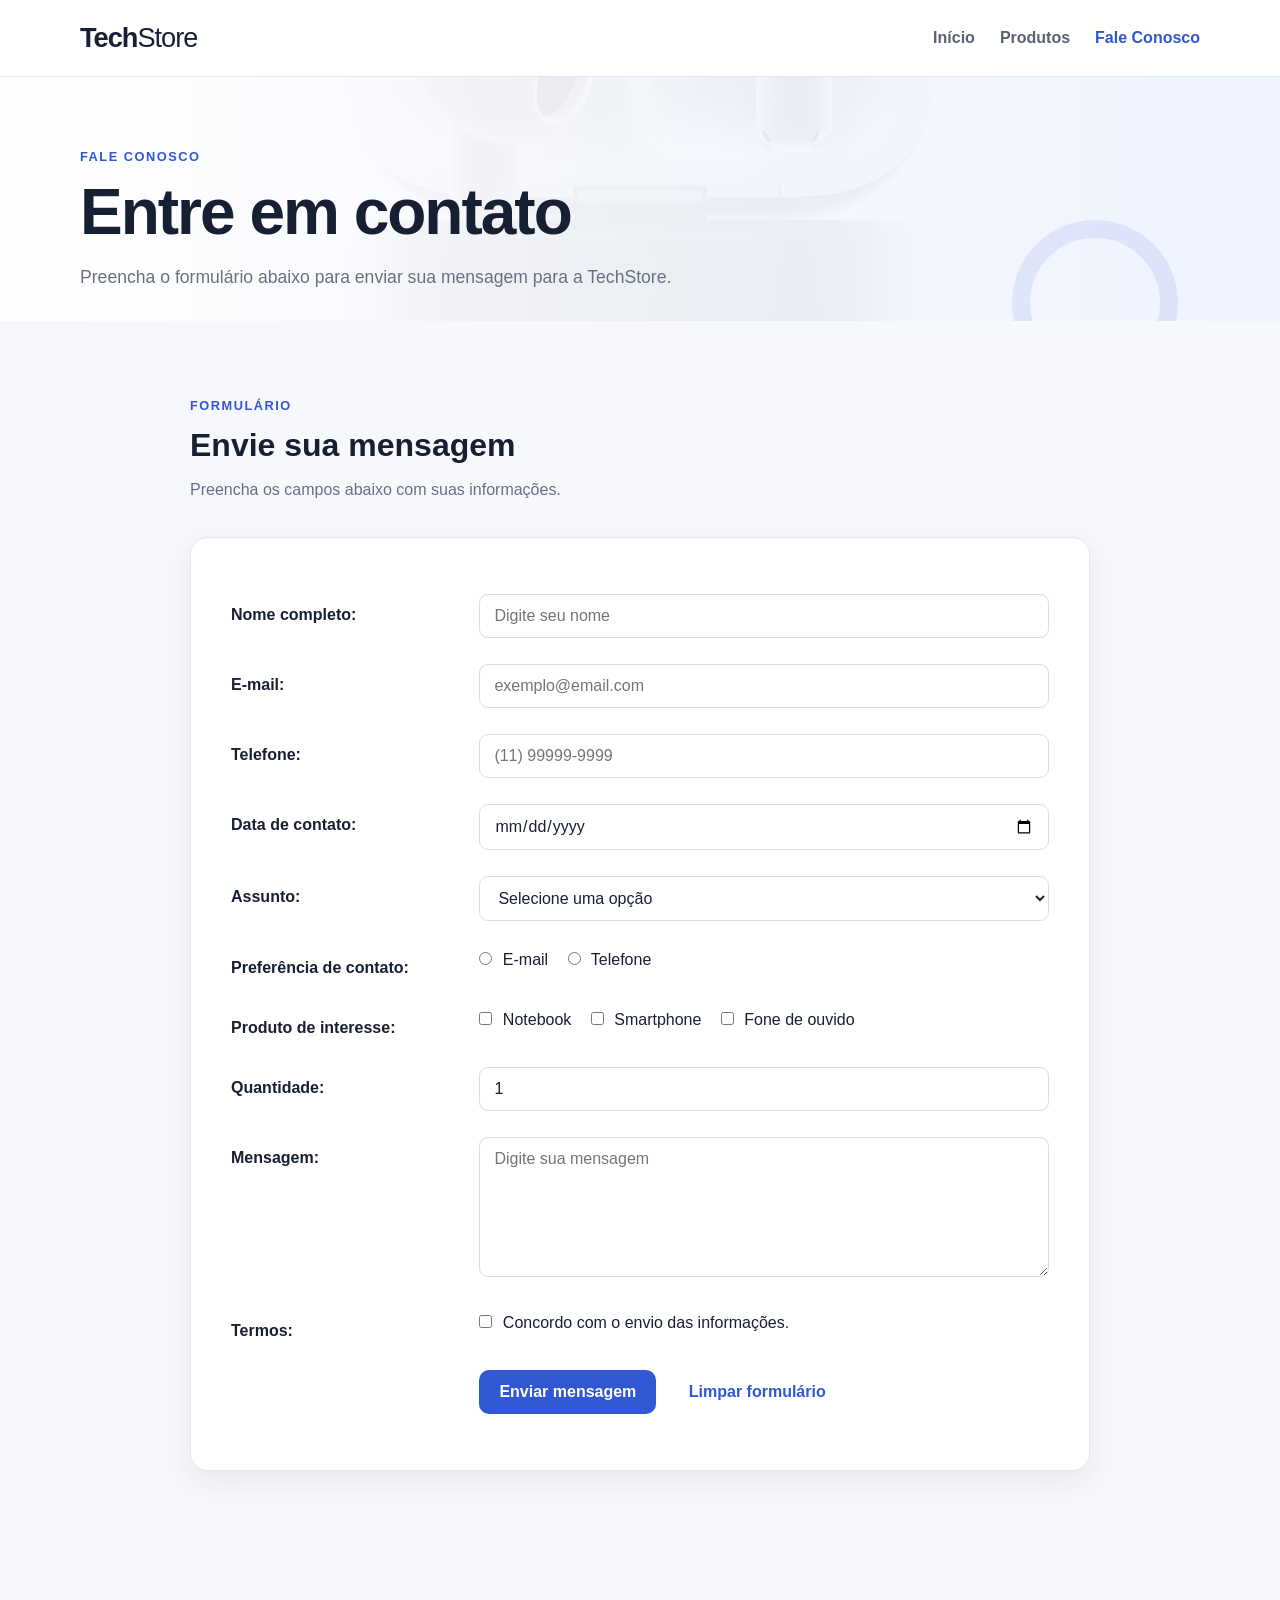
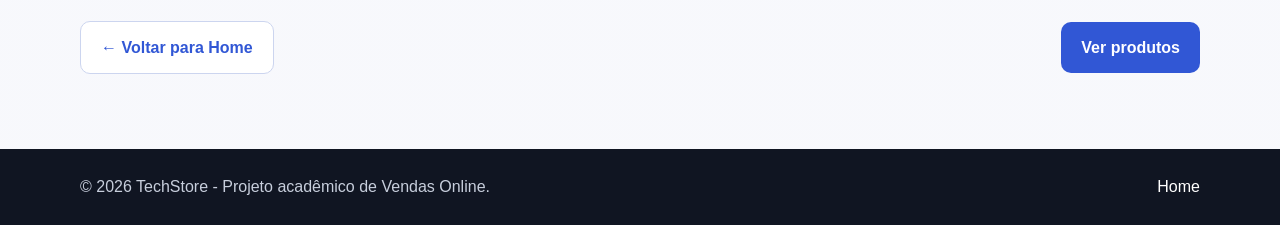
<file: contato.html>
<!DOCTYPE html>
<html lang="pt-BR">

<head>

    <meta charset="UTF-8">

    <meta
        name="viewport"
        content="width=device-width, initial-scale=1.0"
    >

    <meta
        name="description"
        content="Entre em contato com a TechStore."
    >

    <title>TechStore | Fale Conosco</title>

    <link
        rel="stylesheet"
        href="css/style.css"
    >

</head>


<body>


    <!-- CABEÇALHO -->

    <header class="header">

        <div class="container header-content">


            <!-- LOGO -->

            <a
                href="index.html"
                class="logo"
            >
                Tech<span>Store</span>
            </a>


            <!-- NAVEGAÇÃO -->

            <nav aria-label="Navegação principal">

                <ul class="menu">

                    <li>
                        <a href="index.html">
                            Início
                        </a>
                    </li>

                    <li>
                        <a href="produtos.html">
                            Produtos
                        </a>
                    </li>

                    <li>
                        <a
                            href="contato.html"
                            class="active"
                        >
                            Fale Conosco
                        </a>
                    </li>

                </ul>

            </nav>

        </div>

    </header>


    <!-- CONTEÚDO PRINCIPAL -->

    <main>


        <!-- TÍTULO -->

        <section class="page-title">

            <div class="container">

                <p class="tag">
                    FALE CONOSCO
                </p>

                <h1>
                    Entre em contato
                </h1>

                <p>
                    Preencha o formulário abaixo para
                    enviar sua mensagem para a TechStore.
                </p>

            </div>

        </section>


        <!-- FORMULÁRIO -->

        <section class="section contact-form-section">

            <div class="container form-container">


                <div class="section-title">

                    <p class="tag">
                        FORMULÁRIO
                    </p>

                    <h2>
                        Envie sua mensagem
                    </h2>

                    <p>
                        Preencha os campos abaixo com
                        suas informações.
                    </p>

                </div>


                <!-- FORMULÁRIO HTML5 -->

                <form
                    action="#"
                    method="post"
                    class="contact-form"
                >


                    <!-- TABELA PARA ORGANIZAÇÃO DOS CAMPOS -->

                    <table>

                        <tbody>


                            <!-- NOME -->

                            <tr>

                                <td>
                                    <label for="nome">
                                        Nome completo:
                                    </label>
                                </td>

                                <td>

                                    <input
                                        type="text"
                                        id="nome"
                                        name="nome"
                                        placeholder="Digite seu nome"
                                        required
                                        minlength="3"
                                        maxlength="80"
                                    >

                                </td>

                            </tr>


                            <!-- E-MAIL -->

                            <tr>

                                <td>
                                    <label for="email">
                                        E-mail:
                                    </label>
                                </td>

                                <td>

                                    <input
                                        type="email"
                                        id="email"
                                        name="email"
                                        placeholder="exemplo@email.com"
                                        required
                                    >

                                </td>

                            </tr>


                            <!-- TELEFONE -->

                            <tr>

                                <td>
                                    <label for="telefone">
                                        Telefone:
                                    </label>
                                </td>

                                <td>

                                    <input
                                        type="tel"
                                        id="telefone"
                                        name="telefone"
                                        placeholder="(11) 99999-9999"
                                        pattern="[0-9()\-\s]{10,20}"
                                        required
                                    >

                                </td>

                            </tr>


                            <!-- DATA -->

                            <tr>

                                <td>
                                    <label for="data">
                                        Data de contato:
                                    </label>
                                </td>

                                <td>

                                    <input
                                        type="date"
                                        id="data"
                                        name="data"
                                        required
                                    >

                                </td>

                            </tr>


                            <!-- ASSUNTO -->

                            <tr>

                                <td>
                                    <label for="assunto">
                                        Assunto:
                                    </label>
                                </td>

                                <td>

                                    <select
                                        id="assunto"
                                        name="assunto"
                                        required
                                    >

                                        <option value="">
                                            Selecione uma opção
                                        </option>

                                        <option value="produto">
                                            Dúvida sobre produto
                                        </option>

                                        <option value="pedido">
                                            Dúvida sobre pedido
                                        </option>

                                        <option value="entrega">
                                            Entrega
                                        </option>

                                        <option value="troca">
                                            Troca ou devolução
                                        </option>

                                        <option value="outro">
                                            Outro assunto
                                        </option>

                                    </select>

                                </td>

                            </tr>


                            <!-- PREFERÊNCIA DE CONTATO -->

                            <tr>

                                <td>
                                    Preferência de contato:
                                </td>

                                <td>

                                    <label>
                                        <input
                                            type="radio"
                                            name="preferencia"
                                            value="email"
                                            required
                                        >

                                        E-mail
                                    </label>


                                    <label>
                                        <input
                                            type="radio"
                                            name="preferencia"
                                            value="telefone"
                                        >

                                        Telefone
                                    </label>

                                </td>

                            </tr>


                            <!-- PRODUTO DE INTERESSE -->

                            <tr>

                                <td>
                                    Produto de interesse:
                                </td>

                                <td>

                                    <label>
                                        <input
                                            type="checkbox"
                                            name="produto"
                                            value="notebook"
                                        >

                                        Notebook
                                    </label>


                                    <label>
                                        <input
                                            type="checkbox"
                                            name="produto"
                                            value="smartphone"
                                        >

                                        Smartphone
                                    </label>


                                    <label>
                                        <input
                                            type="checkbox"
                                            name="produto"
                                            value="fone"
                                        >

                                        Fone de ouvido
                                    </label>

                                </td>

                            </tr>


                            <!-- QUANTIDADE -->

                            <tr>

                                <td>
                                    <label for="quantidade">
                                        Quantidade:
                                    </label>
                                </td>

                                <td>

                                    <input
                                        type="number"
                                        id="quantidade"
                                        name="quantidade"
                                        min="1"
                                        max="10"
                                        value="1"
                                    >

                                </td>

                            </tr>


                            <!-- MENSAGEM -->

                            <tr>

                                <td>
                                    <label for="mensagem">
                                        Mensagem:
                                    </label>
                                </td>

                                <td>

                                    <textarea
                                        id="mensagem"
                                        name="mensagem"
                                        rows="6"
                                        cols="40"
                                        placeholder="Digite sua mensagem"
                                        minlength="10"
                                        maxlength="500"
                                        required
                                    ></textarea>

                                </td>

                            </tr>


                            <!-- ACEITE -->

                            <tr>

                                <td>
                                    Termos:
                                </td>

                                <td>

                                    <label>

                                        <input
                                            type="checkbox"
                                            name="termos"
                                            value="aceito"
                                            required
                                        >

                                        Concordo com o envio
                                        das informações.

                                    </label>

                                </td>

                            </tr>


                            <!-- BOTÕES -->

                            <tr>

                                <td></td>

                                <td>

                                    <button
                                        type="submit"
                                        class="button button-primary"
                                    >
                                        Enviar mensagem
                                    </button>


                                    <button
                                        type="reset"
                                        class="button button-secondary"
                                    >
                                        Limpar formulário
                                    </button>

                                </td>

                            </tr>


                        </tbody>

                    </table>

                </form>

            </div>

        </section>


        <!-- NAVEGAÇÃO -->

        <section class="section">

            <div class="container navigation">

                <a
                    href="index.html"
                    class="button button-secondary"
                >
                    ← Voltar para Home
                </a>

                <a
                    href="produtos.html"
                    class="button button-primary"
                >
                    Ver produtos
                </a>

            </div>

        </section>

    </main>


    <!-- RODAPÉ -->

    <footer class="footer">

        <div class="container footer-content">

            <p>
                &copy; 2026 TechStore -
                Projeto acadêmico de Vendas Online.
            </p>

            <a href="index.html">
                Home
            </a>

        </div>

    </footer>


</body>

</html>
</file>
<file: css/style.css>
/* =========================================
   TECHSTORE
   VENDAS ONLINE
   CSS PRINCIPAL
   ========================================= */


/* ---------- RESET ---------- */

* {
    margin: 0;
    padding: 0;
    box-sizing: border-box;
}


/* ---------- CONFIGURAÇÕES GERAIS ---------- */

html {
    scroll-behavior: smooth;
}

body {
    font-family: Arial, Helvetica, sans-serif;
    color: #172033;
    background:
        linear-gradient(
            rgba(247, 248, 252, 0.94),
            rgba(247, 248, 252, 0.94)
        ),
        url("../imagens/smartphone.jpg") center / cover fixed;
    line-height: 1.6;
}

img {
    max-width: 100%;
    display: block;
}

a {
    color: inherit;
}


/* ---------- CONTAINER ---------- */

.container {
    width: min(1120px, 92%);
    margin: 0 auto;
}


/* =========================================
   CABEÇALHO
   ========================================= */

.header {
    background-color: #ffffff;
    border-bottom: 1px solid #e5e7eb;

    position: sticky;
    top: 0;

    z-index: 100;
}

.header-content {
    min-height: 76px;

    display: flex;
    align-items: center;
    justify-content: space-between;

    gap: 30px;
}


/* ---------- LOGO ---------- */

.logo {
    text-decoration: none;

    font-size: 1.7rem;
    font-weight: 800;

    letter-spacing: -1px;
}

.logo span {
    font-weight: 400;
}


/* ---------- MENU ---------- */

.menu {
    list-style: none;

    display: flex;

    gap: 25px;
}

.menu a {
    text-decoration: none;

    color: #596273;

    font-weight: 600;

    transition: 0.2s;
}

.menu a:hover,
.menu a.active {
    color: #3157d5;
}


/* =========================================
   BANNER PRINCIPAL
   ========================================= */

.hero {
    padding: 80px 0;

    position: relative;

    overflow: hidden;

    background:
        linear-gradient(
            135deg,
            rgba(238, 243, 255, 0.96),
            rgba(255, 255, 255, 0.92)
        ),
        url("../imagens/notebook.jpg") center / cover;
}

.hero::before {
    content: "";

    position: absolute;

    width: 180px;
    height: 180px;

    right: 4%;
    bottom: -90px;

    border-radius: 50%;

    background-color: rgba(49, 87, 213, 0.12);
}

.hero-content {
    position: relative;
    z-index: 1;
}

.hero-content {
    display: grid;

    grid-template-columns:
        1.1fr
        0.9fr;

    align-items: center;

    gap: 60px;
}

.hero-text h1 {
    font-size: clamp(
        2.5rem,
        5vw,
        4.5rem
    );

    line-height: 1.05;

    letter-spacing: -2px;

    margin-bottom: 25px;
}

.hero-text > p:not(.tag) {
    color: #596273;

    font-size: 1.15rem;

    max-width: 600px;
}


/* ---------- IMAGEM PRINCIPAL ---------- */

.hero-image {
    background-color: #ffffff;

    position: relative;

    padding: 25px;

    border-radius: 24px;

    box-shadow:
        0 20px 50px
        rgba(23, 32, 51, 0.10);
}

.hero-image::after {
    content: "EM DESTAQUE";

    position: absolute;

    top: 12px;
    right: 12px;

    padding: 5px 9px;

    border-radius: 6px;

    background-color: #3157d5;

    color: #ffffff;

    font-size: 0.7rem;
    font-weight: 800;
    letter-spacing: 0.8px;
}

.hero-image img {
    width: 100%;

    border-radius: 15px;
}


/* =========================================
   TAGS
   ========================================= */

.tag {
    color: #3157d5;

    font-size: 0.8rem;

    font-weight: 800;

    letter-spacing: 1.5px;

    margin-bottom: 10px;
}


/* =========================================
   BOTÕES
   ========================================= */

.buttons {
    display: flex;

    flex-wrap: wrap;

    gap: 12px;

    margin-top: 30px;
}

.button,
.button-small {
    display: inline-block;

    text-decoration: none;

    font-weight: 700;

    border-radius: 10px;

    transition: 0.2s;
}

.button {
    padding: 13px 20px;
}

.button:hover,
.button-small:hover {
    transform: translateY(-2px);

    opacity: 0.9;
}

.button-primary {
    background-color: #3157d5;

    color: #ffffff;
}

.button-secondary {
    background-color: #ffffff;

    color: #3157d5;

    border: 1px solid #ccd5ef;
}


/* =========================================
   SEÇÕES
   ========================================= */

.section {
    padding: 75px 0;
}

.section-title {
    margin-bottom: 35px;
}

.section-title h2,
.two-columns h2,
.contact-section h2 {
    font-size: 2rem;

    line-height: 1.2;

    margin-bottom: 12px;
}

.section-title p:not(.tag) {
    color: #667085;
}


/* =========================================
   PRODUTOS
   ========================================= */

.products-grid {
    display: grid;

    grid-template-columns:
        repeat(3, 1fr);

    gap: 25px;
}

.product-card {
    background-color: #ffffff;

    position: relative;

    border:
        1px solid
        #e6e8ee;

    border-radius: 18px;

    overflow: hidden;

    box-shadow:
        0 8px 24px
        rgba(23, 32, 51, 0.05);

    transition: 0.2s;
}

.product-card:hover {
    transform: translateY(-5px);

    box-shadow:
        0 15px 30px
        rgba(23, 32, 51, 0.10);
}

.product-card > img {
    width: 100%;

    height: 240px;

    object-fit: cover;

    background-color: #eef1f7;
}

.product-content {
    padding: 22px;
}

.product-content h2,
.product-content h3 {
    margin-bottom: 8px;
}

.product-content p {
    color: #667085;

    margin-bottom: 15px;
}

.product-content strong {
    display: block;

    font-size: 1.25rem;

    margin-bottom: 18px;
}

.product-content a:not(.button-small) {
    color: #3157d5;

    text-decoration: none;

    font-weight: 700;
}

.category {
    color: #3157d5 !important;

    font-size: 0.75rem;

    font-weight: 800;

    letter-spacing: 1px;
}

.button-small {
    background-color: #3157d5;

    color: #ffffff;

    padding: 10px 14px;
}


/* =========================================
   BENEFÍCIOS
   ========================================= */

.benefits {
    background-color: #ffffff;
}

.two-columns {
    display: grid;

    grid-template-columns:
        1fr 1fr;

    gap: 60px;
}

.list {
    padding-left: 22px;

    color: #596273;
}

.list li {
    margin-bottom: 10px;
}


/* =========================================
   VÍDEO
   ========================================= */

.video-section {
    background-color: #f0f3fa;
}

.video-container {
    max-width: 850px;

    margin: 0 auto;

    background-color: #ffffff;

    padding: 15px;

    border-radius: 18px;
}

.video-container video {
    width: 100%;

    display: block;

    border-radius: 12px;

    background-color: #111827;
}


/* =========================================
   TÍTULO DA PÁGINA DE PRODUTOS
   ========================================= */

.page-title {
    padding: 70px 0 30px;

    position: relative;

    overflow: hidden;

    background:
        linear-gradient(
            90deg,
            rgba(255, 255, 255, 0.97),
            rgba(238, 243, 255, 0.90)
        ),
        url("../imagens/fone.jpg") center / cover;
}

.page-title::after {
    content: "";

    position: absolute;

    width: 130px;
    height: 130px;

    right: 8%;
    bottom: -65px;

    border: 18px solid rgba(49, 87, 213, 0.10);

    border-radius: 50%;
}

.page-title .container {
    position: relative;
    z-index: 1;
}

.page-title h1 {
    font-size: clamp(
        2.5rem,
        5vw,
        4rem
    );

    line-height: 1.1;

    letter-spacing: -2px;

    margin-bottom: 15px;
}

.page-title p:last-child {
    color: #667085;

    font-size: 1.1rem;

    max-width: 700px;
}


/* =========================================
   CONTATO
   ========================================= */

.contact-section {
    background-color: #172033;

    color: #ffffff;
}

.contact-section .tag {
    color: #aebeff;
}

.contact-section p {
    color: #c7cedc;
}

.contact-content {
    display: flex;

    align-items: center;

    justify-content: space-between;

    gap: 30px;
}


/* =========================================
   NAVEGAÇÃO
   ========================================= */

.navigation {
    display: flex;

    align-items: center;

    justify-content: space-between;

    gap: 15px;
}


/* =========================================
   RODAPÉ
   ========================================= */

.footer {
    background-color: #101522;

    color: #c7cedc;

    padding: 25px 0;
}

.footer-content {
    display: flex;

    align-items: center;

    justify-content: space-between;

    gap: 20px;
}

.footer a {
    color: #ffffff;

    text-decoration: none;
}


/* =========================================
   RESPONSIVIDADE
   ========================================= */

@media (max-width: 800px) {

    .header-content {
        flex-direction: column;

        align-items: flex-start;

        padding: 18px 0;
    }

    .menu {
        flex-wrap: wrap;

        gap: 15px;
    }

    .hero-content,
    .two-columns {
        grid-template-columns: 1fr;
    }

    .products-grid {
        grid-template-columns: 1fr;
    }

    .hero {
        padding: 55px 0;
    }

    .section {
        padding: 55px 0;
    }

    .contact-content,
    .footer-content,
    .navigation {
        flex-direction: column;

        align-items: flex-start;
    }
}
/* =========================================
   FORMULÁRIO DE CONTATO
   ========================================= */

.contact-form-section {
    background-color: #f7f8fc;
}

.form-container {
    max-width: 900px;
}

.contact-form {
    background-color: #ffffff;

    position: relative;

    padding: 35px;

    border-radius: 18px;

    box-shadow:
        0 10px 30px
        rgba(23, 32, 51, 0.08);

    border: 1px solid #e6e8ee;
}


/* ---------- TABELA ---------- */

.contact-form table {
    width: 100%;

    border-collapse: separate;

    border-spacing: 0 16px;
}

.contact-form td {
    vertical-align: top;

    padding: 5px;
}


/* ---------- LABELS ---------- */

.contact-form td:first-child {
    width: 30%;

    font-weight: 700;

    color: #172033;

    padding-top: 13px;
}


/* ---------- CAMPOS ---------- */

.contact-form input[type="text"],
.contact-form input[type="email"],
.contact-form input[type="tel"],
.contact-form input[type="date"],
.contact-form input[type="number"],
.contact-form select,
.contact-form textarea {
    width: 100%;

    padding: 12px 14px;

    border:
        1px solid
        #d7dce5;

    border-radius: 9px;

    font-family: inherit;

    font-size: 1rem;

    background-color: #ffffff;

    color: #172033;

    outline: none;

    transition: 0.2s;
}


/* ---------- FOCO ---------- */

.contact-form input:focus,
.contact-form select:focus,
.contact-form textarea:focus {
    border-color: #3157d5;

    box-shadow:
        0 0 0 3px
        rgba(49, 87, 213, 0.10);
}


/* ---------- TEXTAREA ---------- */

.contact-form textarea {
    resize: vertical;

    min-height: 140px;
}


/* ---------- RADIO E CHECKBOX ---------- */

.contact-form input[type="radio"],
.contact-form input[type="checkbox"] {
    width: auto;

    margin-right: 6px;
}

.contact-form td label:not(:first-child) {
    margin-left: 15px;
}


/* ---------- BOTÕES ---------- */

.contact-form button {
    border: none;

    cursor: pointer;

    font-family: inherit;

    font-size: 1rem;

    margin-right: 8px;
}


/* ---------- RESPONSIVIDADE ---------- */

@media (max-width: 700px) {

    .contact-form {
        padding: 20px;
    }

    .contact-form table,
    .contact-form tbody,
    .contact-form tr,
    .contact-form td {
        display: block;

        width: 100%;
    }

    .contact-form td:first-child {
        padding-top: 0;

        padding-bottom: 5px;
    }

    .contact-form td {
        padding: 5px 0;
    }

    .contact-form td label:not(:first-child) {
        margin-left: 0;

        display: inline-block;

        margin-right: 12px;

        margin-top: 8px;
    }

}
/* =========================================
   RESPONSIVIDADE - CELULAR (480px)
   ========================================= */

@media (max-width: 480px) {

    /* ---------- GERAL ---------- */

    body {
        line-height: 1.5;
        background-attachment: scroll;
    }

    .container {
        width: 90%;
    }

    /* ---------- CABEÇALHO ---------- */

    .header {
        position: static;
    }

    .header-content {
        min-height: auto;
        align-items: center;
        text-align: center;
        gap: 10px;
        padding: 14px 0;
    }

    .logo {
        font-size: 1.4rem;
    }

    .menu {
        justify-content: center;
        gap: 10px 18px;
    }

    .menu a {
        font-size: 0.95rem;
    }

    /* ---------- BANNER PRINCIPAL ---------- */

    .hero {
        padding: 40px 0;
    }

    .hero-content {
        gap: 30px;
    }

    .hero-text {
        text-align: center;
    }

    .hero-text h1 {
        font-size: 2.1rem;
        letter-spacing: -1px;
        margin-bottom: 15px;
    }

    .hero-text > p:not(.tag) {
        font-size: 1rem;
        margin: 0 auto;
    }

    .hero-image {
        padding: 15px;
        border-radius: 16px;
    }

    /* ---------- BOTÕES ---------- */

    .buttons {
        flex-direction: column;
        margin-top: 22px;
    }

    .button,
    .button-small {
        width: 100%;
        text-align: center;
    }

    /* ---------- SEÇÕES ---------- */

    .section {
        padding: 40px 0;
    }

    .section-title {
        margin-bottom: 25px;
    }

    .section-title h2,
    .two-columns h2,
    .contact-section h2 {
        font-size: 1.5rem;
    }

    /* ---------- PRODUTOS ---------- */

    .products-grid {
        grid-template-columns: 1fr;
        gap: 18px;
    }

    .product-card > img {
        height: 200px;
    }

    .product-content {
        padding: 18px;
    }

    /* ---------- BENEFÍCIOS ---------- */

    .two-columns {
        gap: 25px;
    }

    /* ---------- VÍDEO ---------- */

    .video-container {
        padding: 8px;
        border-radius: 12px;
    }

    /* ---------- CONTATO ---------- */

    .contact-content {
        align-items: stretch;
        text-align: center;
        gap: 20px;
    }

    .contact-content > a {
        display: block;
        width: 100%;
        text-align: center;
        padding: 13px 20px;
        border-radius: 10px;
        background-color: #3157d5;
        color: #ffffff;
        font-weight: 700;
        text-decoration: none;
    }

    .contact-section p {
        margin-bottom: 10px;
    }

    /* ---------- RODAPÉ ---------- */

    .footer-content {
        align-items: center;
        text-align: center;
        gap: 10px;
    }
}
</file>
